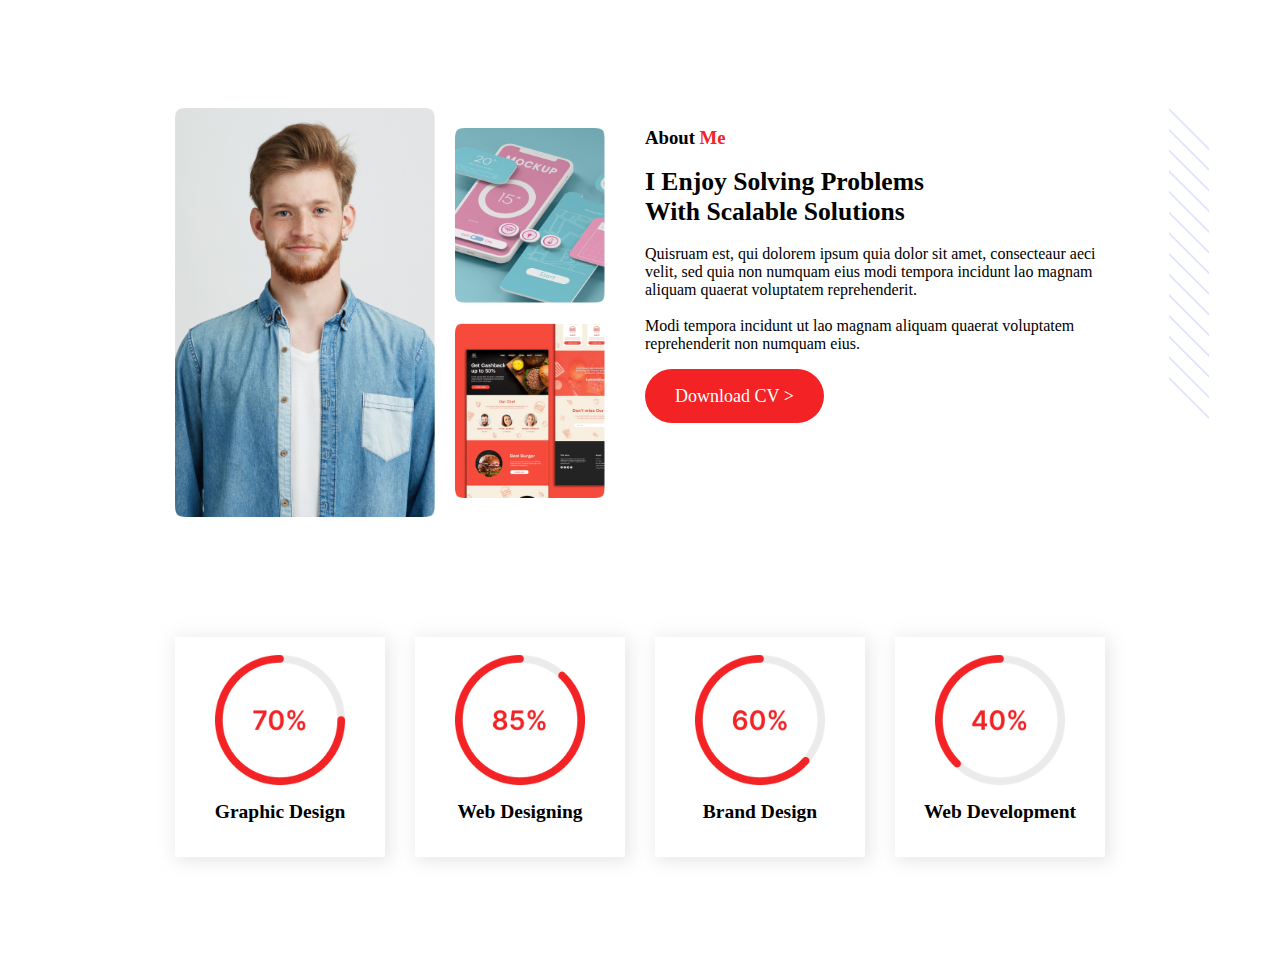
<file: aboutMe/aboutMe.html>
<!DOCTYPE html>
<html lang="en">
  <head>
    <title>Document</title>
    <link rel="stylesheet" href="aboutMe.css" />
  </head>
  <body>
    <div class="wrapperAbout" id="about">
      <div class="aboutLeft"></div>
      <div class="aboutMe">
        <div class="top">
          <div class="photo">
            <img src="../Assets/Images/headshot.png" alt="personphoto" />
            <div class="smallPhoto">
              <img src="../Assets/Images/mockuPhone.png" alt="smallphoto" />
              <img src="../Assets/Images/mockupWeb.png" alt="webphoto" />
            </div>
          </div>
          <div class="text">
            <div class="lineDotService">
              <div class="line"></div>
              <div class="circle"></div>
              <h3 class="sH3">About <span style="color: #f22225">Me</span></h3>
            </div>

            <h1 class="ah1">
              I Enjoy Solving Problems<br />
              With Scalable Solutions
            </h1>
            <p>
              Quisruam est, qui dolorem ipsum quia dolor sit amet, consecteaur
              aeci velit, sed quia non numquam eius modi tempora incidunt lao
              magnam aliquam quaerat voluptatem reprehenderit.<br /><br />
              Modi tempora incidunt ut lao magnam aliquam quaerat voluptatem
              reprehenderit non numquam eius.
            </p>
            <button class="Abutton">Download CV ></button>
          </div>
        </div>
        <div class="bottom">
          <div class="Abox1">
            <img src="../Assets/Images/70.png" width="130px" alt="70%" />
            <h2>Graphic Design</h2>
          </div>
          <div class="Abox2">
            <img src="../Assets/Images/85.png" width="130px" alt="85%" />
            <h2>Web Designing</h2>
          </div>
          <div class="Abox3">
            <img src="../Assets/Images/60.png" width="130px" alt="60%" />
            <h2>Brand Design</h2>
          </div>
          <div class="Abox4">
            <img src="../Assets/Images/40.png" width="130px" alt="40%" />
            <h2>Web Development</h2>
          </div>
        </div>
      </div>
      <div class="aboutRight">
        <img src="../Assets/Images/bgLine.png" width="40px" alt="bg" />
      </div>
    </div>
  </body>
</html>
</file>
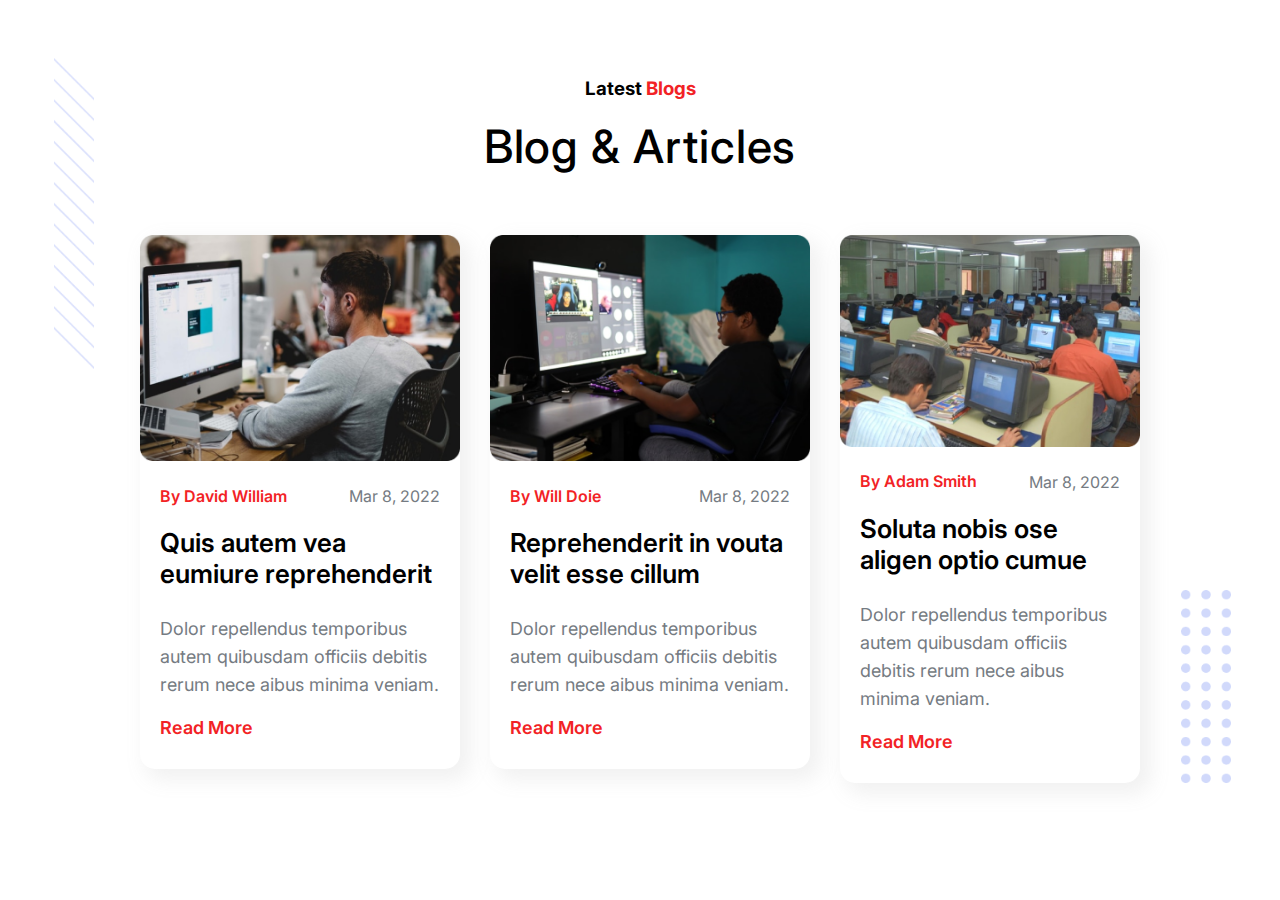
<file: blog/blog.html>
<!DOCTYPE html>
<html lang="en">
  <head>
    <link rel="stylesheet" href="blog.css" />
    <link
      rel="stylesheet"
      href="https://fonts.googleapis.com/css?family=Inter"
    />
    <title>Document</title>
  </head>
  <body>
    <div class="blogWrapper" id="blog">
      <div class="leftBlog">
        <img src="../Assets/Images/bgLine.png" width="40px" />
      </div>
      <div class="mainBlog">
        <div class="top-text-blog">
          <div class="lineDotService">
            <div class="line"></div>
            <div class="circle"></div>
            <h3 class="sH3">
              Latest <span style="color: #f22225">Blogs</span>
            </h3>
          </div>
          <h1 class="bH1">Blog & Articles</h1>
        </div>
        <div class="bCard">
          <div class="bCard1">
            <div class="blogBoxText">
              <img src="../Assets/Images/davidpp.png" width="320px" />
              <div class="nameDate">
                <h4 class="bH4">By David William</h4>
                <span>Mar 8, 2022</span>
              </div>
              <h3 class="bH3">Quis autem vea eumiure reprehenderit</h3>
              <p class="bP">
                Dolor repellendus temporibus autem quibusdam officiis debitis
                rerum nece aibus minima veniam.
              </p>
              <button class="readButton">Read More</button>
            </div>
          </div>
          <div class="bCard2">
            <div class="blogBoxText">
              <img src="../Assets/Images/willpp.png" width="320px" />
              <div class="nameDate">
                <h4 class="bH4">By Will Doie</h4>
                <span>Mar 8, 2022</span>
              </div>
              <h3 class="bH3">Reprehenderit in vouta velit esse cillum</h3>
              <p class="bP">
                Dolor repellendus temporibus autem quibusdam officiis debitis
                rerum nece aibus minima veniam.
              </p>
              <button class="readButton">Read More</button>
            </div>
          </div>
          <div class="bCard3">
            <div class="blogBoxText">
              <img src="../Assets/Images/adam.png" width="300px" />
              <div class="nameDate">
                <h4 class="bH4">By Adam Smith</h4>
                <span>Mar 8, 2022</span>
              </div>
              <h3 class="bH3">Soluta nobis ose aligen optio cumue</h3>
              <p class="bP">
                Dolor repellendus temporibus autem quibusdam officiis debitis
                rerum nece aibus minima veniam.
              </p>
              <button class="readButton">Read More</button>
            </div>
          </div>
        </div>
      </div>

      <div class="rightBlog">
        <img src="../Assets/Images/Frame.png" width="50px" />
      </div>
    </div>
  </body>
</html>
</file>
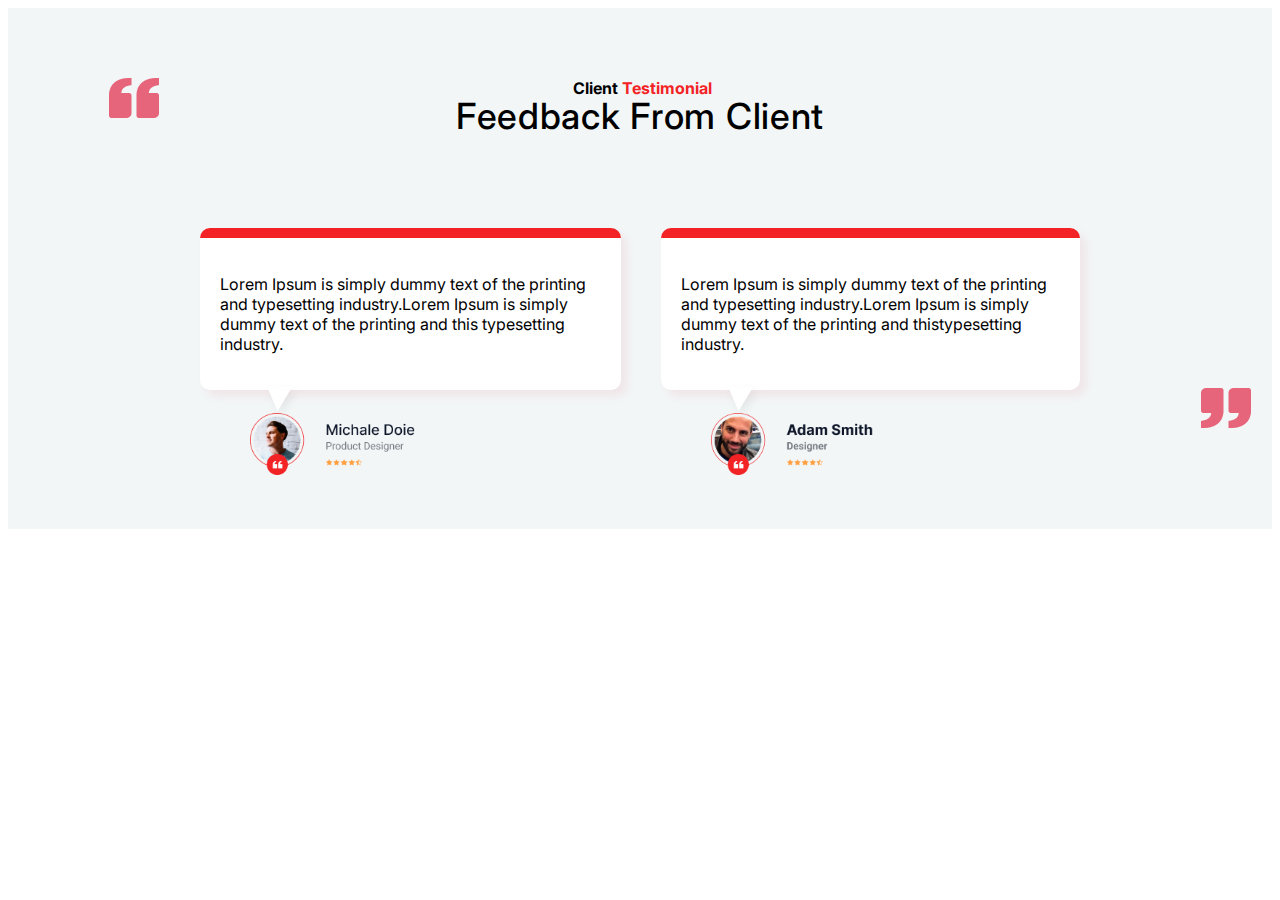
<file: client/client.html>
<!DOCTYPE html>
<html lang="en">
  <head>
    <title>Document</title>
    <link rel="stylesheet" href="client.css" />
    <link
      rel="stylesheet"
      href="https://fonts.googleapis.com/css?family=Inter"
    />
  </head>
  <body>
    <div class="clientWrapper">
      <div class="clientLeft">
        <img class="cBgleft" src="../Assets/Images/quoteLeft.png" alt="cbg" />
      </div>
      <div class="clientmain">
        <div class="cText">
          <div class="lineDotService">
            <div class="line"></div>
            <div class="circle"></div>
            <h2 class="cH2">
              Client <span style="color: #f22225">Testimonial</span>
            </h2>
          </div>

          <h1 class="cH1">Feedback From Client</h1>
        </div>
        <div class="cBox">
          <div class="cbox1">
            <div class="cboxText">
              <p class="cP">
                Lorem Ipsum is simply dummy text of the printing and typesetting
                industry.Lorem Ipsum is simply dummy text of the printing and
                this typesetting industry.
              </p>
            </div>
            <img class="downArrow" src="../Assets/Images/Vector 1.png" />
            <img class="cProfile" src="../Assets/Images/Profile.png" />
          </div>
          <div class="cbox2">
            <div class="cboxText">
              <p class="cP">
                Lorem Ipsum is simply dummy text of the printing and typesetting
                industry.Lorem Ipsum is simply dummy text of the printing and
                thistypesetting industry.
              </p>
            </div>
            <img class="downArrow" src="../Assets/Images/Vector 1.png" />
            <img class="cProfile" src="../Assets/Images/Profile2.png" />
          </div>
        </div>
      </div>
      <div class="clientRight">
        <img class="cBgright" src="../Assets/Images/quoteRight.png" alt="cbg" />
      </div>
    </div>
  </body>
</html>
</file>
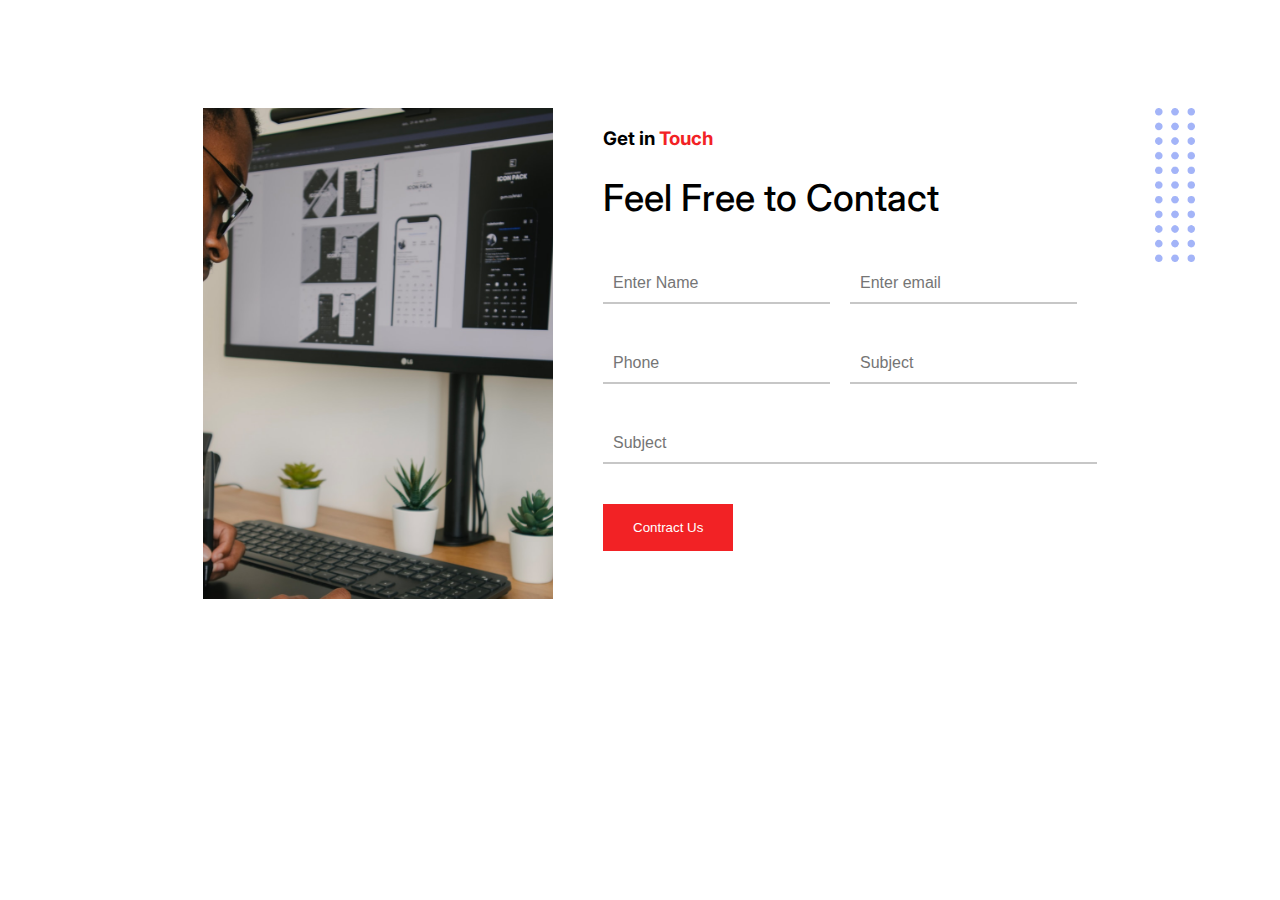
<file: contact/contact.html>
<!DOCTYPE html>
<html lang="en">
  <head>
    <meta charset="UTF-8" />
    <meta http-equiv="X-UA-Compatible" content="IE=edge" />
    <meta name="viewport" content="width=device-width, initial-scale=1.0" />
    <title>Document</title>
    <link rel="stylesheet" href="contact.css" />
    <link
      rel="stylesheet"
      href="https://fonts.googleapis.com/css?family=Inter"
    />
  </head>
  <body>
    <div class="contactWrapper" id="contact">
      <div class="contactLeft"></div>
      <div class="contactMain">
        <img
          class="contactImg"
          src="../Assets/Images/contactimg.png"
          width="350px"
        />
        <div class="contactText">
          <div class="contactTopText">
            <div class="lineDotService">
              <div class="line"></div>
              <div class="circle"></div>
              <h3 class="sH3">
                Get in <span style="color: #f22225">Touch</span>
              </h3>
            </div>
            <h1 class="ch1">Feel Free to Contact</h1>
          </div>
          <div class="cForm">
            <div class="formLine1">
              <div class="inputBox1">
                <input
                  type="text"
                  required="required"
                  placeholder="Enter Name"
                />
              </div>
              <div class="inputBox2">
                <input
                  type="text"
                  required="required"
                  placeholder="Enter email"
                />
              </div>
            </div>
            <div class="formLine2">
              <div class="inputBox3">
                <input type="text" required="required" placeholder="Phone" />
              </div>
              <div class="inputBox4">
                <input type="text" required="required" placeholder="Subject" />
              </div>
            </div>
            <div class="inputBox5">
              <input
                type="text"
                required="required"
                placeholder="Subject"
                style="width: 100%"
              />
            </div>
            <button
              href="#"
              class="buttonContact"
              onclick="alert('Details Submited')"
              target="_self"
            >
              Contract Us
            </button>
          </div>
        </div>
      </div>
      <div class="contactRight">
        <img src="../Assets/Images/Frame.png" width="40px" />
      </div>
    </div>
  </body>
</html>
</file>
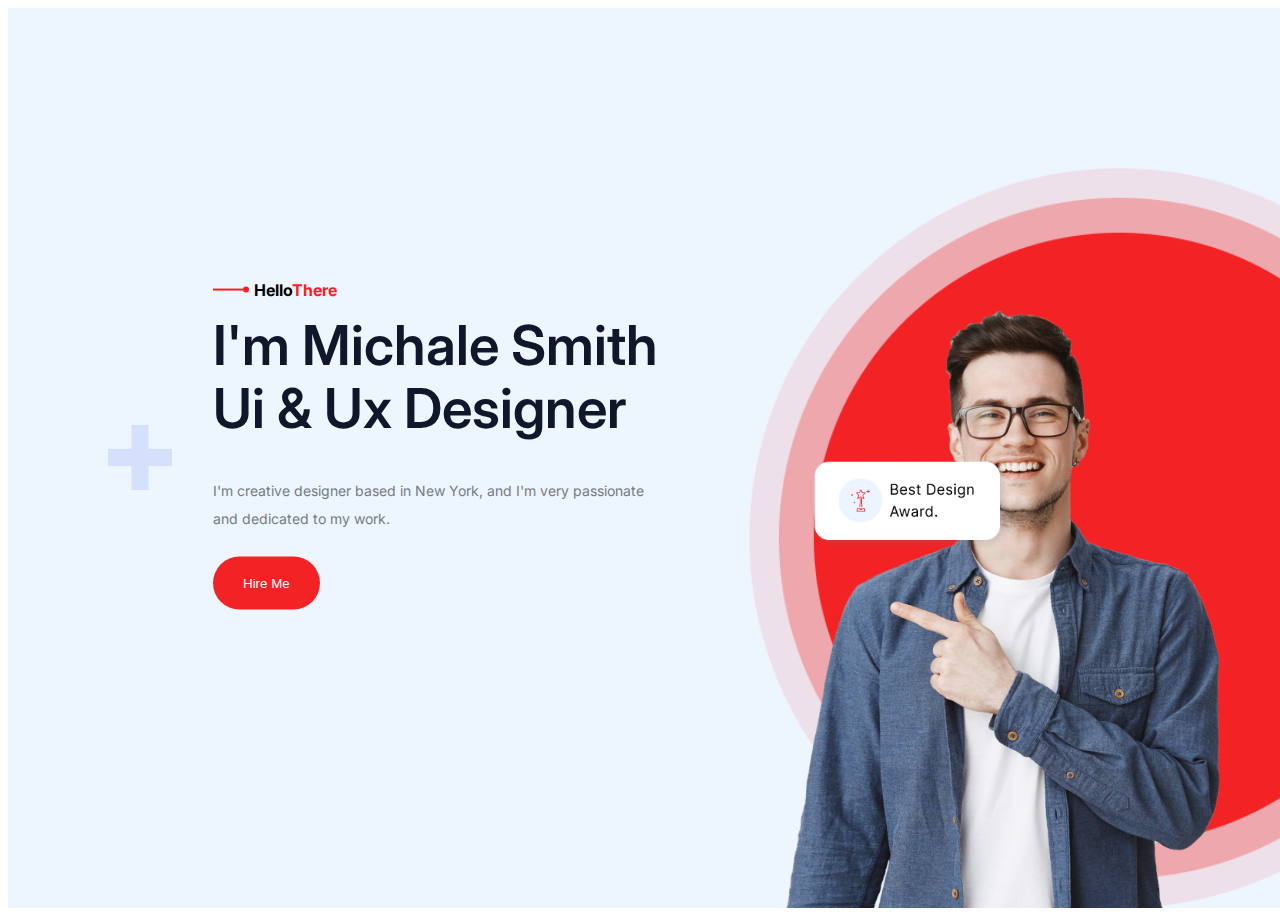
<file: heroSection/hero.html>
<!DOCTYPE html>
<html lang="en">
  <head>
    <title>Document</title>
    <link rel="stylesheet" type="text/css" href="hero.css" />
    <link
      rel="stylesheet"
      href="https://fonts.googleapis.com/css?family=Inter"
    />
  </head>
  <body>
    <div class="heroWrapper">
      <div class="background">
        <div class="overlay">
          <img
            class="popup1"
            src="../Assets/Images/AwardPop-up.png"
            alt="award"
          />
          <img
            class="popup2"
            src="../Assets/Images/Client Pop-up.png"
            alt="client"
          />
        </div>
        <div class="overlayPlus"></div>
        <div class="main-content">
          <div class="heroLineDot">
            <div class="line"></div>
            <div class="circle"></div>
            <h2 class="heroh2">
              Hello<span style="color: #f22225">There</span>
            </h2>
          </div>
          <h1 class="heroh1">I'm Michale Smith <br />Ui & Ux Designer</h1>

          <p class="heroP">
            I'm creative designer based in New York, and I'm very passionate and
            dedicated to my work.
          </p>

          <button class="buttonHireME">Hire Me</button>
        </div>
      </div>
    </div>
  </body>
</html>
</file>
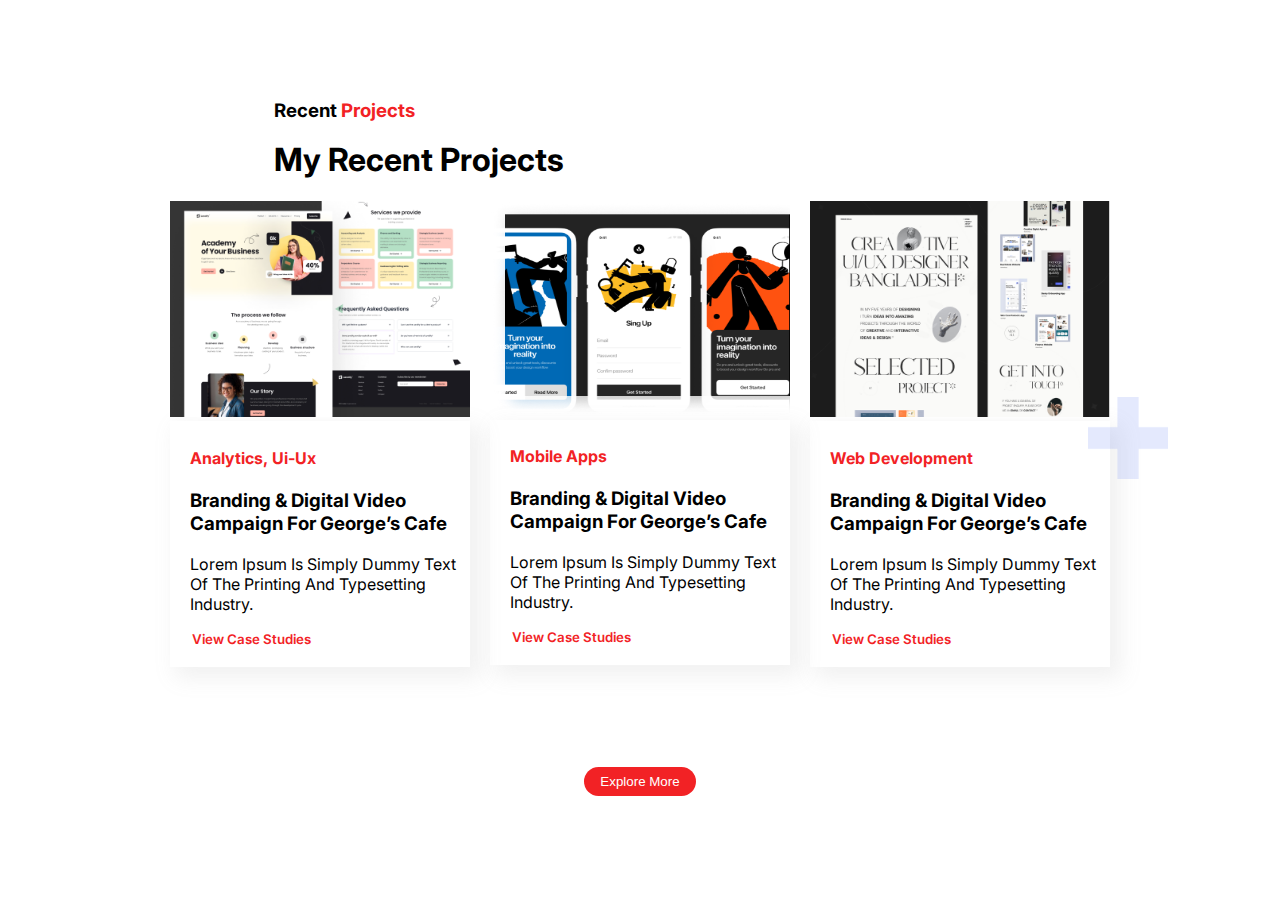
<file: projects/project.html>
<!DOCTYPE html>
<html lang="en">
  <head>
    <title>Document</title>
    <link
      rel="stylesheet"
      href="https://fonts.googleapis.com/css?family=Inter"
    />
    <link rel="stylesheet" href="project.css" />
  </head>
  <body class="projectBody">
    <div class="projectWrapper" id="projects">
      <div class="leftProject"></div>
      <div class="project">
        <div class="top-text">
          <div class="lineDotService">
            <div class="line"></div>
            <div class="circle"></div>
            <h3 class="sH3">
              Recent <span style="color: #f22225">Projects</span>
            </h3>
          </div>

          <h1 class="pH1">My Recent Projects</h1>
        </div>
        <div class="card">
          <div class="card1">
            <img src="../Assets/Images/analytic.png" width="300px" />
            <div class="projectBoxText">
              <h4 class="pH4">Analytics, Ui-Ux</h4>
              <h3 class="pH3">
                Branding & Digital Video Campaign For George’s Cafe
              </h3>
              <p class="pP">
                Lorem Ipsum Is Simply Dummy Text Of The Printing And Typesetting
                Industry.
              </p>
              <button class="viewButton">View Case Studies</button>
            </div>
          </div>
          <div class="card2">
            <img
              src="../Assets/Images/mobileApp.png"
              width="300px "
              height="215px"
            />
            <div class="projectBoxText">
              <h4 class="pH4">Mobile Apps</h4>
              <h3 class="pH3">
                Branding & Digital Video Campaign For George’s Cafe
              </h3>
              <p class="pP">
                Lorem Ipsum Is Simply Dummy Text Of The Printing And Typesetting
                Industry.
              </p>
              <button class="viewButton">View Case Studies</button>
            </div>
          </div>
          <div class="card3">
            <img src="../Assets/Images/webDevelopment.png" width="300px" />
            <div class="projectBoxText">
              <h4 class="pH4">Web Development</h4>
              <h3 class="pH3">
                Branding & Digital Video Campaign For George’s Cafe
              </h3>
              <p class="pP">
                Lorem Ipsum Is Simply Dummy Text Of The Printing And Typesetting
                Industry.
              </p>
              <button class="viewButton">View Case Studies</button>
            </div>
          </div>
        </div>
        <button class="more">Explore More</button>
      </div>

      <div class="rightProject">
        <img src="../Assets/Images/plus.png" width="80px" />
      </div>
    </div>
  </body>
</html>
</file>
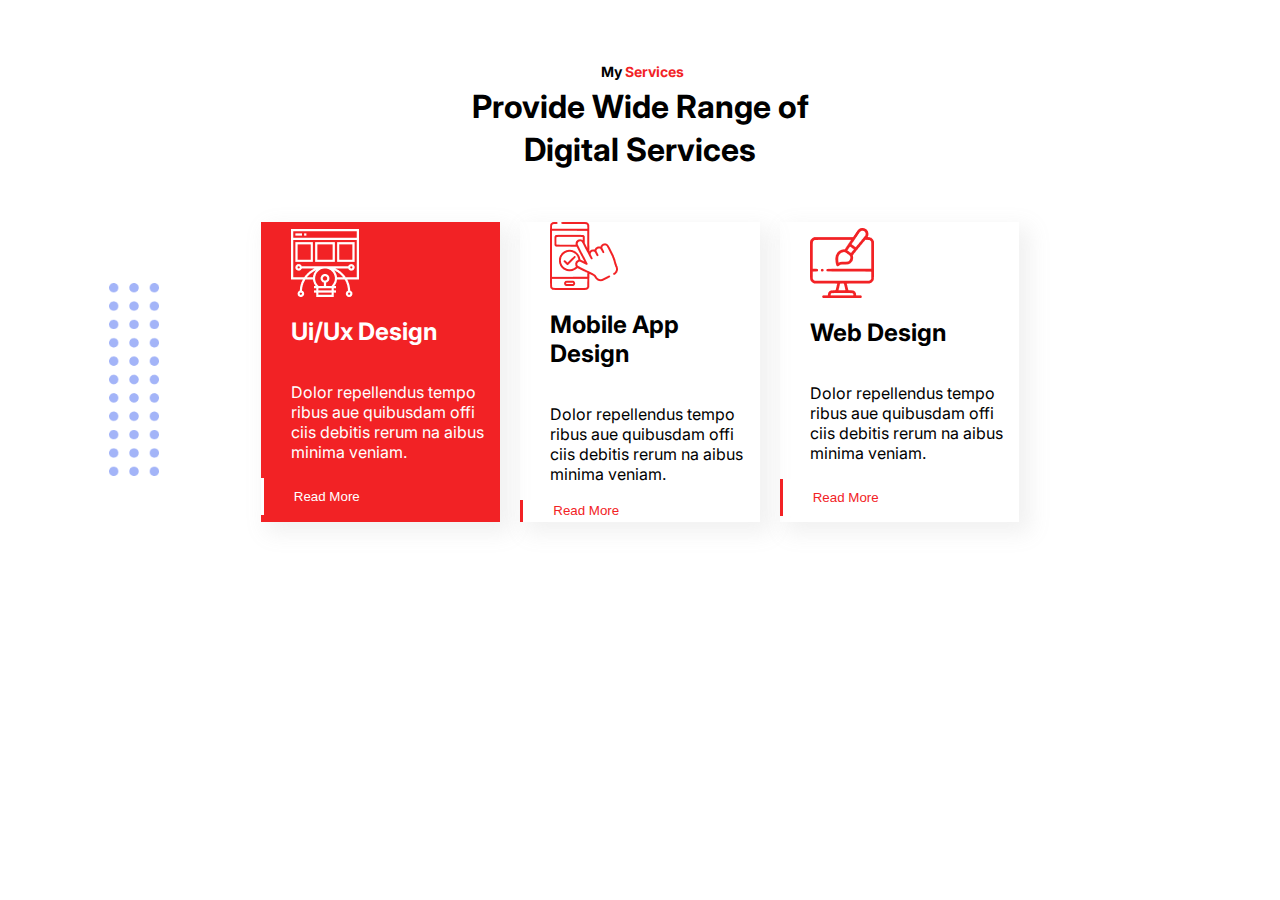
<file: serviceSection/servicesss.html>
<!DOCTYPE html>
<html lang="en">
  <head>
    <link rel="stylesheet" href="servicesss.css" />
    <link
      rel="stylesheet"
      href="https://fonts.googleapis.com/css?family=Inter"
    />
  </head>
  <body>
    <div class="servicesWrapper" id="services">
      <div class="servicesLeft">
        <img
          class="bgi"
          src="../Assets/Images/Frame.png"
          alt="bg"
          width="50px"
        />
      </div>
      <div class="service">
        <div class="servicesText">
          <div class="lineDotService">
            <div class="line"></div>
            <div class="circle"></div>
            <h3 class="sH3">My <span style="color: #f22225">Services</span></h3>
          </div>
          <h1 class="servicesTitle">Provide Wide Range of</h1>
          <h1 class="servicesTitle">Digital Services</h1>
        </div>
        <div class="servicesBox">
          <div class="sBox1">
            <img class="icon1" src="../Assets/Images/Icon1.png" alt="icon" />
            <h2 class="sH2">Ui/Ux Design</h2>
            <p class="sP">
              Dolor repellendus tempo ribus aue quibusdam offi ciis debitis
              rerum na aibus minima veniam.
            </p>
            <button class="sButton">Read More</button>
          </div>
          <div class="sBox2">
            <img class="icon1" src="../Assets/Images/booking.png" alt="icon" />
            <h2 class="sH2">Mobile App Design</h2>
            <p class="sP">
              Dolor repellendus tempo ribus aue quibusdam offi ciis debitis
              rerum na aibus minima veniam.
            </p>
            <button class="sButton">Read More</button>
          </div>
          <div class="sBox3">
            <img
              class="icon1"
              src="../Assets/Images/web-design.png"
              alt="icon"
            />
            <h2 class="sH2">Web Design</h2>
            <p class="sP">
              Dolor repellendus tempo ribus aue quibusdam offi ciis debitis
              rerum na aibus minima veniam.
            </p>
            <button class="sButton">Read More</button>
          </div>
        </div>
      </div>
      <div class="serviceRight"></div>
    </div>
  </body>
</html>
</file>
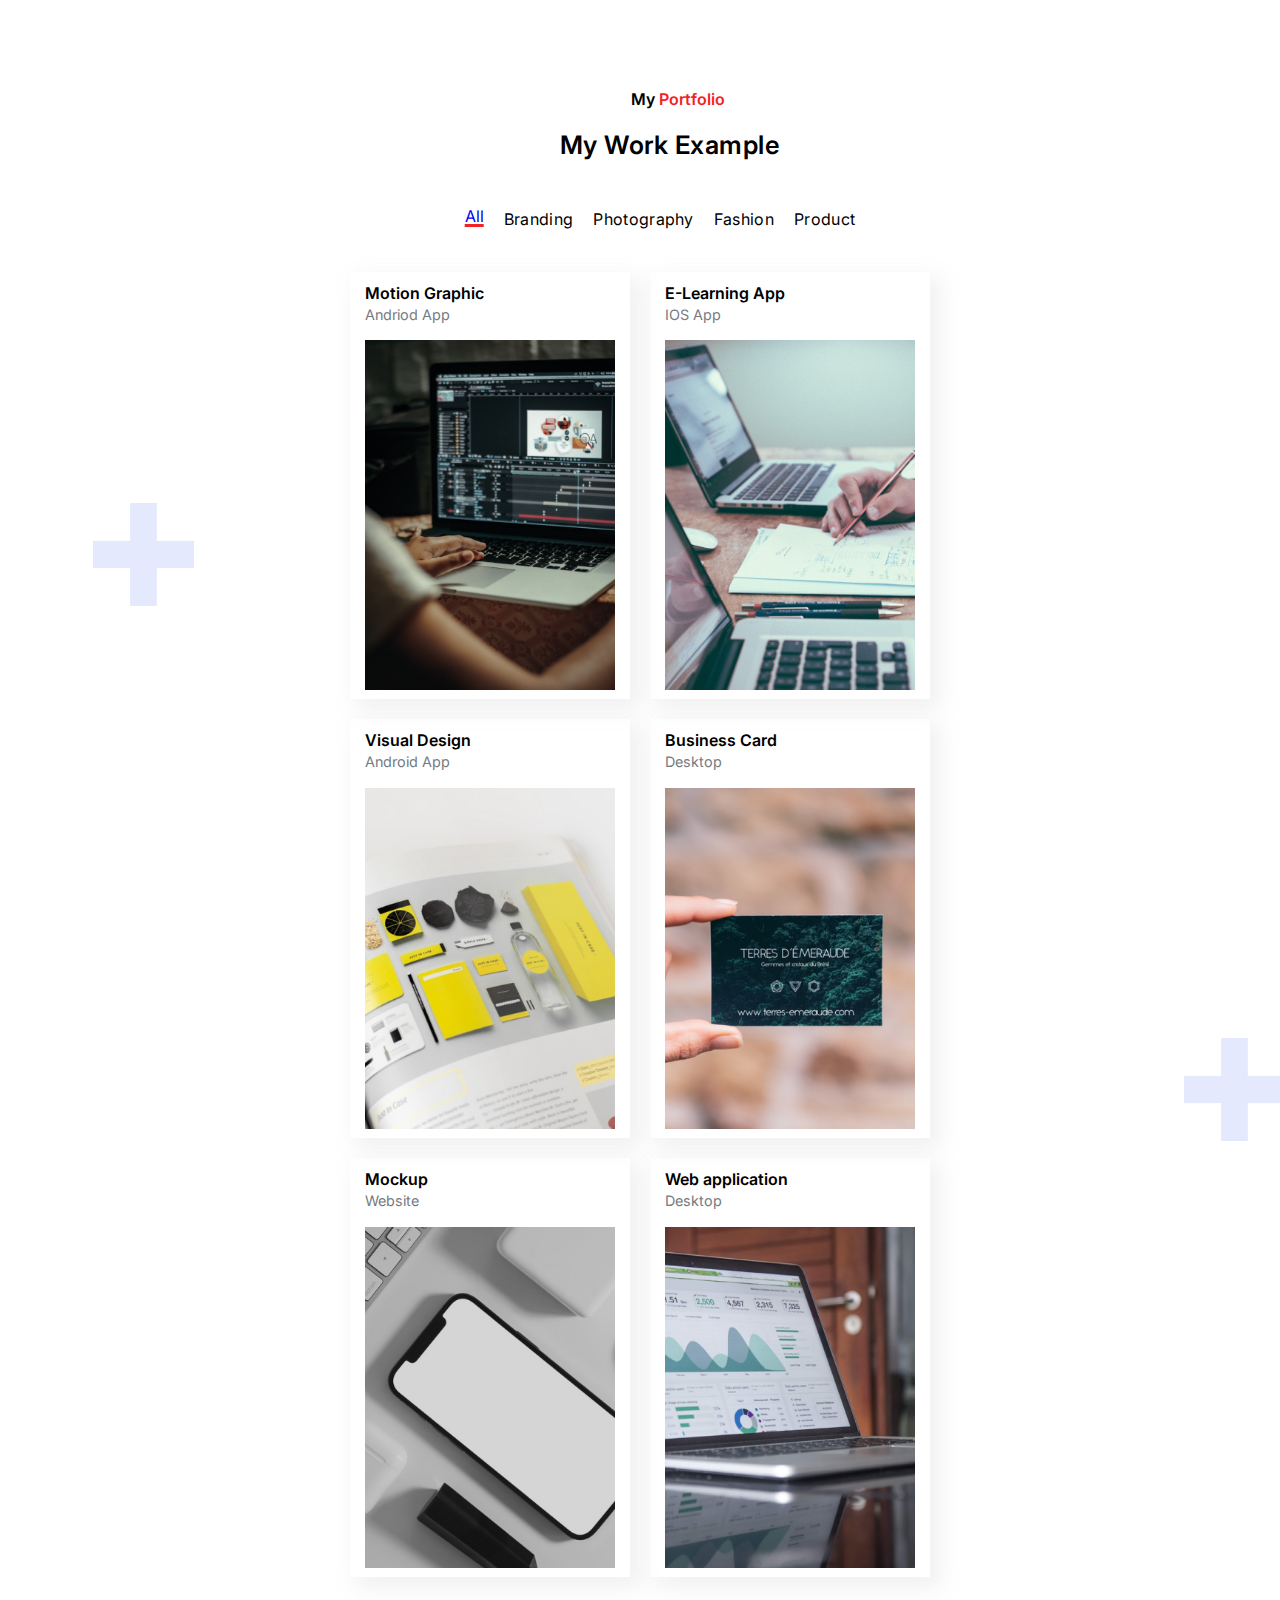
<file: work/portfolioWork.html>
<!DOCTYPE html>
<html lang="en">
  <head>
    <meta charset="UTF-8" />
    <meta http-equiv="X-UA-Compatible" content="IE=edge" />
    <meta name="viewport" content="width=device-width, initial-scale=1.0" />
    <title>Document</title>
    <link rel="stylesheet" href="portfolioWork.css" />
    <link
      rel="stylesheet"
      href="https://fonts.googleapis.com/css?family=Inter"
    />
  </head>
  <body>
    <div class="workWrapper" id="portfolio">
      <div class="workLeft">
        <img class="wBg" src="../Assets/Images/plus.png" alt="bgplus" />
      </div>
      <div class="workMain">
        <div class="workText">
          <div class="lineDotService">
            <div class="line"></div>
            <div class="circle"></div>
            <h3 class="wH3">
              My <span style="color: #f22225">Portfolio</span>
            </h3>
          </div>
          <h1 class="wH1">My Work Example</h1>
        </div>
        <div class="workNav">
          <ul class="workUl">
            <li>
              <a class="workAa" href="#">All</a>
            </li>
            <li><a class="workA" href="#">Branding</a></li>
            <li><a class="workA" href="#">Photography</a></li>
            <li><a class="workA" href="#">Fashion</a></li>
            <li><a class="workA" href="#">Product</a></li>
          </ul>
        </div>
        <div class="workCard">
          <div class="wCard1">
            <h3 class="wH3">Motion Graphic</h3>
            <h4 class="wH4">Andriod App</h4>
            <img
              class="workImg"
              src="../Assets/Images/motiongraphic.png"
              alt="motion"
            />
          </div>
          <div class="wCard2">
            <h3 class="wH3">E-Learning App</h3>
            <h4 class="wH4">IOS App</h4>
            <img
              class="workImg"
              src="../Assets/Images/e-learning.png"
              alt="e-learning"
            />
          </div>
          <div class="wCard3">
            <h3 class="wH3">Visual Design</h3>
            <h4 class="wH4">Android App</h4>
            <img
              class="workImg"
              src="../Assets/Images/visual.png"
              alt="visual"
            />
          </div>
          <div class="wCard4">
            <h3 class="wH3">Business Card</h3>
            <h4 class="wH4">Desktop</h4>
            <img
              class="workImg"
              src="../Assets/Images/businessCard.png"
              alt="businessCard"
            />
          </div>
          <div class="wCard5">
            <h3 class="wH3">Mockup</h3>
            <h4 class="wH4">Website</h4>
            <img class="workImg" src="../Assets/Images/mockup.png" />
          </div>
          <div class="wCard6">
            <h3 class="wH3">Web application</h3>
            <h4 class="wH4">Desktop</h4>
            <img class="workImg" src="../Assets/Images/webApp.png" />
          </div>
        </div>
      </div>
      <div class="workRight">
        <img class="wBg2" src="../Assets/Images/plus.png" alt="bgplus" />
      </div>
    </div>
  </body>
</html>
</file>
<file: aboutMe/aboutMe.css>
.wrapperAbout {
  display: flex;
  /* margin: 100px 0; */
  padding: 100px 0;
}

.aboutLeft,
.aboutRight {
  display: flex;
  flex: 1;
  justify-content: center;
  align-items: flex-start;
}
.aboutMe {
  flex: 3;
  display: flex;
  flex-direction: column;
  justify-content: center;
  align-items: center;
  gap: 120px;
  flex-wrap: wrap;
}
.top {
  display: flex;
  gap: 20px;
}
.text {
  font-family: "inter";
  padding-left: 20px;
}
.Abutton {
  display: flex;
  flex-direction: row;
  justify-content: center;
  align-items: center;
  padding: 16px 30px;
  gap: 10px;
  border-radius: 50px;
  background-color: #f22225;
  border: none;
  color: #fff;
  font-family: "Inter";
  font-style: normal;
  font-weight: 500;
  font-size: 18px;
  line-height: 22px;
}
.photo {
  display: flex;
  gap: 20px;
}
.smallPhoto {
  display: flex;
  flex-direction: column;
  gap: 20px;
}
.bottom {
  display: flex;
  justify-content: center;
  align-items: center;
  gap: 30px;
}
.Abox1,
.Abox2,
.Abox3,
.Abox4 {
  display: flex;
  flex-direction: column;
  justify-content: center;
  align-items: center;
  position: relative;
  width: 210px;
  height: 220px;
  background: #ffffff;
  box-shadow: 0px 0px 15px 5px rgba(171, 171, 171, 0.1),
    5px 5px 15px rgba(147, 147, 147, 0.13);
  font-family: "inter";
  font-size: 13px;
}
.ah1 {
  font-size: 1.6em;
}
.Abutton:hover {
  background-color: #b1acac;
  color: black;
}
.photo img {
  /* width: 100%; */
  max-width: 260px;
}
.smallPhoto {
  display: flex;
  gap: 20px;
  margin-top: 20px;
  width: 100%;
}

.smallPhoto img {
  /* width: 48%; */
  width: 150px;
}

@media screen and (max-width: 640px) {
  .top {
    flex-direction: column;
    justify-content: space-between;
    margin: 0 10px;
  }
  .aboutLeft,
  .aboutRight {
    display: none;
  }
  .photo img {
    max-width: 60%; /* Set the maximum width for smaller screens */
    max-height: 95%;
  }

  .smallPhoto img {
    height: 70%;
    /* width: 100%; Set the width of the small photos to 100% for smaller screens */
    max-width: 150px;
  }
  .bottom {
    flex-wrap: wrap;
  }
}
</file>
<file: blog/blog.css>
.blogWrapper {
  display: flex;
  padding: 50px 0;
}
.leftBlog,
.rightBlog {
  flex: 1;
  display: flex;
  justify-content: center;
  align-items: baseline;
}
.mainBlog {
  flex: 3;
  display: flex;
  flex-direction: column;
  justify-content: center;
  align-items: center;
  gap: 30px;
}
.bCard {
  display: flex;
  gap: 30px;
}
.blogBoxText {
  box-shadow: 8px 8px 20px 3px rgba(147, 147, 147, 0.13);
  border-radius: 15px;
  padding-bottom: 30px;
}
.top-text-blog {
  font-family: "Inter";
  font-style: normal;
  display: flex;
  flex-direction: column;
  justify-content: center;
  align-items: center;
}
.nameDate {
  display: flex;
  justify-content: space-between;
  align-items: center;
  font-family: "Inter";
  color: #757b82;
  padding: 0 20px;
}
.bH1 {
  font-family: "Inter";
  font-style: normal;
  font-weight: 500;
  font-size: 46px;
  line-height: 56px;
  letter-spacing: 0.02em;
  margin-top: 0;
}
.bH4 {
  color: #f22225;
  font-family: "Inter";
  font-style: normal;
  font-weight: 600;
  font-size: 16px;
  line-height: 19px;
}
.bH3 {
  font-family: "Inter";
  font-style: normal;
  font-weight: 600;
  font-size: 26px;
  line-height: 31px;
  margin-top: 0;
  padding: 0 20px;
}
p.bP {
  font-family: "Inter";
  font-style: normal;
  font-weight: 400;
  font-size: 18px;
  line-height: 28px;
  color: #757b82;
  padding: 0 20px;
}
.readButton {
  font-family: "Inter";
  font-style: normal;
  font-weight: 600;
  font-size: 18px;
  line-height: 22px;
  color: #f22225;
  border: none;
  background-color: transparent;
  padding: 0 20px;
}
.rightBlog img {
  align-self: flex-end;
  opacity: 0.5;
}
@media screen and (max-width: 640px) {
  .mainBlog {
    flex-direction: column;
    justify-content: space-between;
    padding: 0 10px;
  }
  .leftBlog,
  .rightBlog {
    display: none;
  }
  .top-text {
    align-self: center;
  }
  .bCard {
    flex-wrap: wrap;
  }
}
</file>
<file: client/client.css>
.clientWrapper {
  display: flex;
  background-image: url("../Assets/Images/RectangleBG.png");
  padding-top: 80px;
}
.clientLeft,
.clientRight {
  flex: 1;
}
.clientmain {
  flex: 2;
  display: flex;
  flex-direction: column;
  justify-content: center;
  align-items: center;
}
.cText {
  display: flex;
  flex-direction: column;
  align-items: center;
  justify-content: center;
  line-height: 0px;
  padding-bottom: 60px;
  font-family: "inter";
}
.cH2 {
  padding-bottom: 0;
  margin: 0;
  font-size: 16px;
  padding-left: 5px;
}
.cH1 {
  font-weight: 500;
  font-size: 36px;
  line-height: 56px;
  letter-spacing: 0.02em;
  padding-top: 0;
  margin-top: 0;
}
.cP,
.cH4,
.cH4 {
  font-family: "inter";
}

.cBox {
  display: flex;
  width: 880px;
  gap: 40px;
}
.cboxText {
  background: #ffffff;
  box-shadow: 6px 6px 10px rgba(227, 40, 70, 0.08);
  border-radius: 10px;
  padding: 20px;
  margin-bottom: 23px;
  border-top: 10px solid #f22225;
}
.downArrow {
  position: relative;
  top: -100px;
  right: -60px;
}
.cProfile {
  width: 170px;
  margin-bottom: 50px;
}
.cBgleft {
  position: relative;
  top: -10px;
  right: -100px;
  opacity: 0.7;
}
.cBgright {
  position: relative;
  top: 300px;
  right: -120px;
  opacity: 0.7;
}
@media screen and (max-width: 640px) {
  .cBgleft,
  .cBgright {
    display: none;
  }
  .cBox {
    flex-direction: column;
    width: 100%;
  }
  .downArrow {
    display: none;
  }
}
</file>
<file: contact/contact.css>
.contactWrapper {
  display: flex;
  padding: 100px 0;
}
.contactLeft,
.contactRight {
  display: flex;
  flex: 1;
  justify-content: center;
  align-items: center;
}
.contactMain {
  flex: 2;
  display: flex;
  gap: 50px;
}
.contactText {
  display: flex;
  flex-direction: column;
  font-family: "inter";
}

.cForm {
  position: relative;
  font-family: "inter";
}
.formLine1,
.formLine2 {
  display: flex;
  gap: 20px;
  padding: 20px 0;
}
.cForm input {
  padding: 10px;
  outline: none;
  border: none;
  color: #000;
  font-size: 1em;
  background: transparent;
  border-bottom: 2px solid #c7c7c7;
  transition: 0.1s;
}

.buttonContact {
  padding: 16px 30px;
  background-color: #f22225;
  color: white;
  margin-top: 20px;
  border: none;
  cursor: pointer;
}
.ch1 {
  font-family: "Inter";
  font-style: normal;
  font-weight: 500;
  font-size: 37px;
}
.buttonContact:hover {
  background-color: #c7c7c7;
}
.cForm .inputBox5 {
  padding: 20px 0;
}
.contactRight img {
  align-self: start;
}
@media screen and (max-width: 640px) {
  .contactMain {
    flex-direction: column;
    justify-content: space-between;
    padding: 0 10px;
    overflow: hidden;
  }
  .contactLeft,
  .contactRight {
    display: none;
  }
  .formLine1,
  .formLine2 {
    display: flex;
    flex-direction: column;
  }
  .contactImg {
    width: 100%;
    padding-right: 10px;
  }
}
</file>
<file: heroSection/hero.css>
body {
  overflow-x: hidden;
}
.heroWrapper {
  height: 100vh;
  width: 100vw;
}
.background {
  background-image: url("../Assets/Images/BGcircle.png");
  background-size: cover;
  background-repeat: no-repeat;
  background-position: center;
  position: relative;
  height: 100%;
  overflow: hidden;
  z-index: 1;
}
.overlay {
  content: "";
  background-image: url("../Assets/Images/profileImage.png");
  background-size: 35%;
  background-repeat: no-repeat;
  background-position: bottom;
  position: absolute;
  bottom: 0;
  left: 355px;
  width: 100%;
  height: 100%;
  z-index: 2;
}
.overlayPlus {
  content: "";
  background-image: url("../Assets/Images/plus.png");
  background-size: 5%;
  background-repeat: no-repeat;
  background-position: center left;
  position: absolute;
  bottom: 0;
  left: 100px;
  width: 100%;
  height: 100%;
  z-index: 3;
}
.main-content {
  position: absolute;
  top: 50%;
  left: 50%;
  transform: translate(-50%, -50%) translateX(-140px) translateY(-20px);
  width: 590px;
}
.main-content p {
  font-family: "Inter";
  font-style: normal;
  font-weight: 400;
  font-size: 14px;
  line-height: 28px;

  color: #757b82;
}
.main-content .heroh1 {
  font-family: "Inter";
  font-style: normal;
  font-weight: 600;
  font-size: 55px;
  line-height: 115%;

  color: #0f172a;
}
.main-content .heroP {
  padding-bottom: 10px;
  width: 450px;
}
img.popup1 {
  position: relative;
  top: 421px;
  right: -448px;
  width: 200px;
}
img.popup2 {
  position: relative;
  top: 167px;
  right: -743px;
  width: 100px;
}
.buttonHireME {
  padding: 19px 30px;
  background: #f22225;
  border-radius: 50px;
  border: none;
  color: white;
  z-index: 9;
}
.buttonHireME:hover {
  color: #757b82;
}
.heroLineDot {
  display: flex;
  /* justify-content: center; */
  align-items: center;
}
.line {
  width: 30px;
  height: 2px;
  background-color: #f22225;
}

.circle {
  width: 6px;
  height: 6px;
  border-radius: 100%;
  background-color: #f22225;
}
.heroh2 {
  font-size: 1em;
  font-family: "inter";
  padding-left: 5px;
}
.heroh1 {
  margin-top: 0;
}
@media screen and (max-width: 640px) {
  .overlay,
  .overlayPlus {
    display: none;
  }
  .main-content {
    position: absolute;
    top: 50%;
    left: 50%;
    transform: translate(-50%, -50%) translateX(-1px) translateY(-20px);
    width: 213px;
  }
  .main-content .heroP {
    width: 254px;
  }
  .background {
    background-position: left;
  }
}
</file>
<file: projects/project.css>
.projectBody {
  display: block;
  margin: 30px;
}
.projectWrapper {
  display: flex;
  /* margin: 50px 0; */
  padding: 50px 0;
}
.leftProject,
.rightProject {
  display: flex;
  flex: 1;
  justify-content: center;
  align-items: center;
}
.project {
  flex: 3;
  display: flex;
  flex-direction: column;
  justify-content: flex-start;
  align-items: center;
  flex-wrap: wrap;
}
.card {
  display: flex;
  justify-content: center;
  width: 386px;
  gap: 20px;
}
.projectBoxText {
  box-shadow: 8px 8px 20px 3px rgba(147, 147, 147, 0.13);
  padding-left: 20px;
  padding-top: 5px;
}
h4.pH4 {
  color: #f22225;
  font-family: "inter";
}
.top-text {
  font-family: "inter";
  text-align: left;
  align-self: flex-start;
}
h1.pH1,
h2.pH2 {
  text-align: left;
  margin-top: 0;
  padding: 0;
}
h2.pH2 {
  padding-top: 20px;
  font-size: 13px;
}
.pH1 {
  padding-bottom: 30px;
}
h3.pH3 {
  font-family: "inter";
}
p.pP {
  font-family: "inter";
}
.viewButton {
  border: none;
  background-color: transparent;
  color: #f22225;
  padding-bottom: 20px;
  padding-left: 2px;
  font-family: "inter";
  font-weight: 600;
}
.viewButton:hover {
  color: rgb(255, 255, 255);
  background-color: #f22225;
  font-weight: 400;
  padding: 7px 16px;

  border: none;
}
.more {
  background-color: #f22225;
  color: white;
  padding: 7px 16px;
  border-radius: 50px;
  border: none;
  margin-top: 100px;
}
.more:hover {
  background-color: #b1acac;
  color: black;
}
@media screen and (max-width: 640px) {
  .project {
    flex-direction: column;
    justify-content: space-between;
    padding: 0 10px;
  }
  .leftProject,
  .rightProject {
    display: none;
  }
  .top-text {
    align-self: center;
  }
  .card {
    width: 300px;
    flex-wrap: wrap;
  }
}
</file>
<file: serviceSection/servicesss.css>
html {
  scroll-behavior: smooth;
}

.servicesWrapper {
  display: flex;
  justify-content: center;
  align-items: center;
  /* margin-top: 50px; */
  padding-top: 50px;
}
.servicesLeft,
.serviceRight {
  display: flex;
  flex: 1;
  justify-content: center;
  align-items: center;
  position: relative;
  top: 90px;
}

.service {
  flex: 3;
  display: flex;
  flex-direction: column;
  justify-content: center;
  align-items: center;
}
.servicesText {
  display: flex;
  flex-direction: column;
  justify-content: center;
  align-items: center;
  font-family: "inter";
  line-height: 0;
  padding-bottom: 0;
  margin-bottom: 0;
  /* font-size: 2em; */
}
.servicesBox {
  display: flex;
  margin-top: 50px;
  justify-content: center;
  align-items: center;
  gap: 20px;
}
.sBox1,
.sBox2,
.sBox3 {
  height: 300px;
  box-shadow: 8px 8px 20px 3px rgba(147, 147, 147, 0.13);
  display: flex;
  flex-direction: column;
  align-items: flex-start;
  justify-content: center;
  font-family: "inter";
}
.icon1,
.sH2,
.sP {
  padding-left: 30px;
}

.sBox1,
.sBox1 .sButton {
  background-color: #f22225;
  color: #ffffff;
  border-left-color: #ffffff;
}

button.sButton {
  border: none;
  height: 37px;
  border-left: 3px solid #f22225;
  background-color: #ffffff;
  color: #f22225;
  padding-left: 30px;
}

.sButton:hover {
  border: 3px solid #f22225;
  padding: 10px 15px;
}
.lineDotService {
  display: flex;
  align-items: center;
}
.sH3 {
  font-size: 14px;
  padding-left: 5px;
}
@media screen and (max-width: 640px) {
  .servicesBox {
    flex-direction: column;
    justify-content: space-between;
    margin: 0 10px;
  }
  .servicesLeft,
  .serviceRight {
    display: none;
  }
}

@media screen and (min-width: 641px) and (max-width: 800px) {
  .servicesWrapper {
    padding-top: 100px;
  }
  .service {
    padding: 0 40px;
  }
}

@media screen and (min-width: 801px) and (max-width: 1024) {
  .service {
    flex-direction: row;
    justify-content: space-between;
    align-items: flex-start;
    max-width: 1200px;
  }
}
</file>
<file: work/portfolioWork.css>
.workWrapper {
  display: flex;
  /* margin: 70px 0; */
  padding: 70px 0;
}
.workLeft,
.workRight {
  flex: 1;
}
.workMain {
  display: flex;
  flex: 3;
  flex-direction: column;
}
.workText {
  display: flex;
  flex-direction: column;
  justify-content: center;
  align-items: center;
  padding-left: 60px;
}
.workNav {
  display: flex;
  justify-content: center;
  align-items: center;
}

.workUl {
  display: flex;
  text-decoration: none;
  list-style: none;
  gap: 20px;
  margin-bottom: 40px;
  flex-wrap: wrap;
  justify-content: center;
}
a.workA {
  text-decoration: none;
  color: #000000;
  font-family: "Inter";
  font-style: normal;
  font-weight: 400;
  font-size: 1em;
  line-height: 26px;
  letter-spacing: 0.02em;
}
a.workAa {
  text-decoration-line: underline;
  text-decoration-color: #f22225;
  text-decoration-thickness: 3px;
  font-family: "Inter";
  font-style: normal;
  font-weight: 400;
  font-size: 1em;
  padding-bottom: 5px;
}
.workCard {
  display: flex;
  flex-wrap: wrap;
  justify-content: center;
  align-items: center;
  gap: 20px;
}
.workCard img.workImg {
  width: 250px;
  padding: 5px 15px;
}
.wCard1,
.wCard2,
.wCard3,
.wCard4,
.wCard5,
.wCard6 {
  box-shadow: 8px 8px 20px 3px rgba(147, 147, 147, 0.13);
  font-family: "inter";
}
h1.wH1 {
  font-family: "Inter";
  font-style: normal;
  font-weight: 600;
  font-size: 1.6em;
  line-height: 56px;
  letter-spacing: 0.02em;
  margin-top: 0;
}
h2.wH2 {
  font-family: "Inter";
  font-style: normal;
  font-weight: 500;
  font-size: 16px;
  line-height: 19px;
  letter-spacing: 0.02em;
  margin-bottom: 0;
}
h3.wH3 {
  font-weight: 600;
  font-size: 1em;
  padding-left: 15px;
  line-height: 4px;
  margin-top: 19px;
  font-family: "Inter";
}
h4.wH4 {
  font-weight: 400;
  font-size: 0.9em;
  color: #757b82;
  padding-left: 15px;
  line-height: 2px;
  margin: 20 0px;
}
.wBg {
  position: relative;
  bottom: -425px;
  right: -85px;
}

.wBg2 {
  position: relative;
  bottom: -960px;
  right: -165px;
}
@media screen and (max-width: 640px) {
  .top {
    flex-direction: column;
    justify-content: space-between;
    margin: 0 10px;
  }
  .workLeft,
  .workRight {
    display: none;
  }
  .photo img {
    max-width: 60%; /* Set the maximum width for smaller screens */
    max-height: 95%;
  }

  .smallPhoto img {
    height: 70%;
    width: 100%; /* Set the width of the small photos to 100% for smaller screens */
    max-width: none;
  }
  .workText {
    padding: 0;
  }
}
</file>
